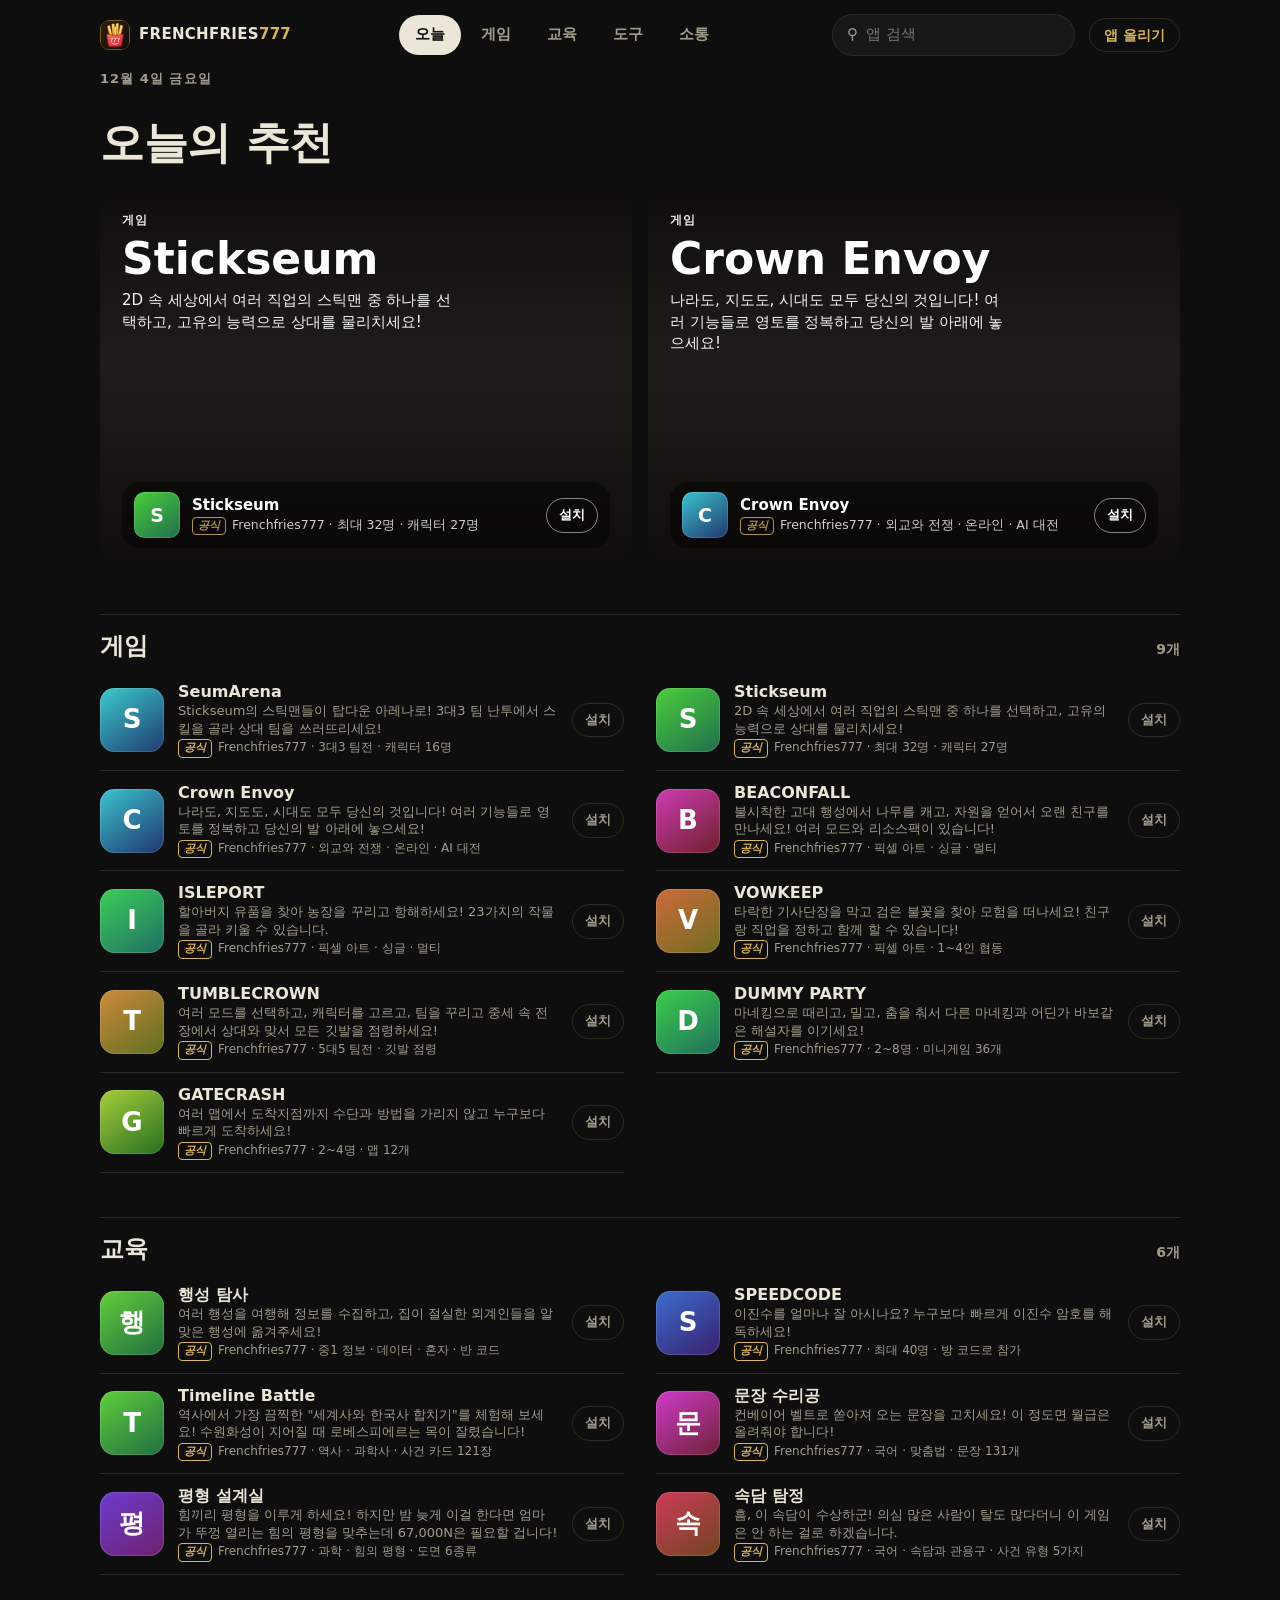
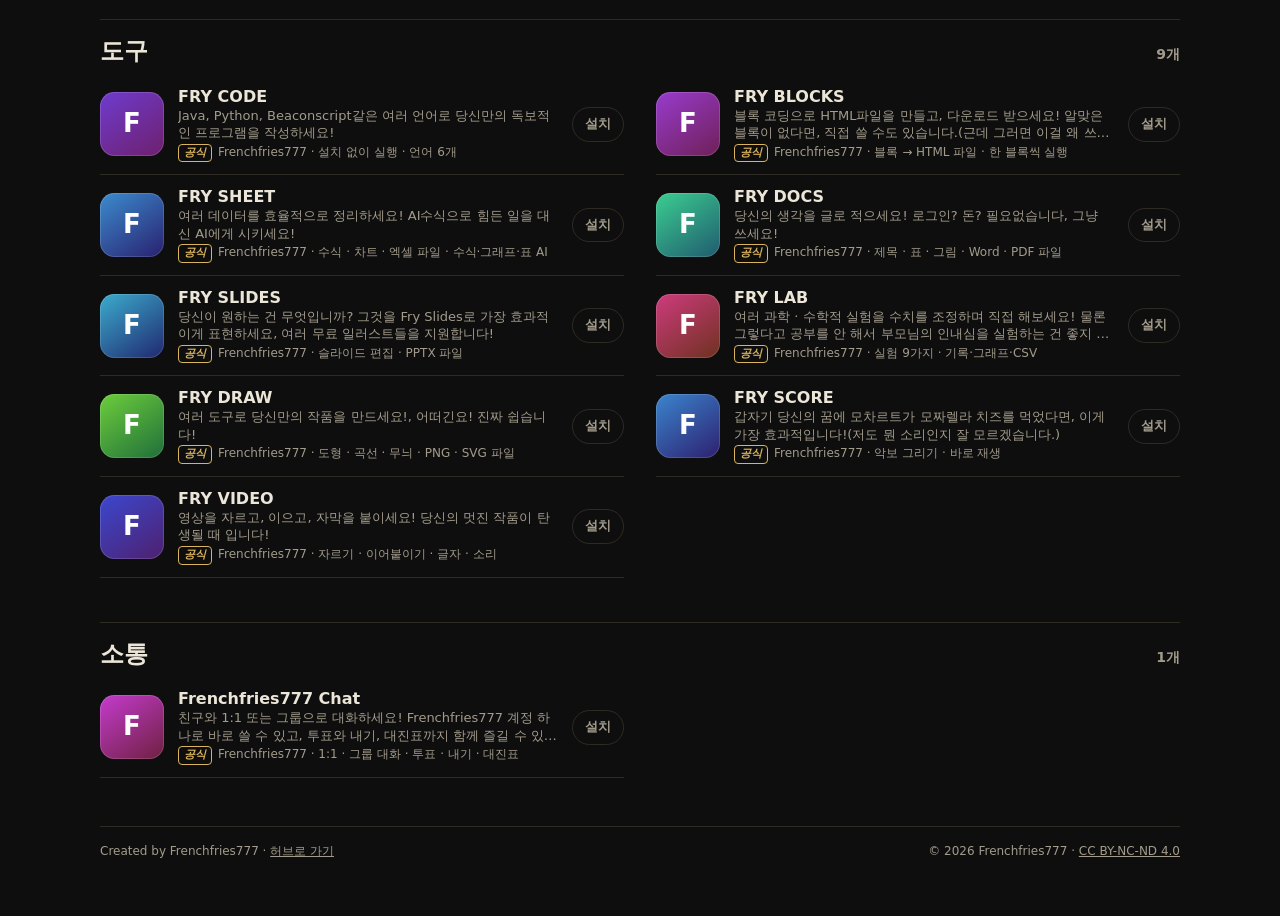
<file: app/index.html>
<!DOCTYPE html>
<html lang="ko">
<head>
<meta charset="UTF-8">
<meta name="viewport" content="width=device-width, initial-scale=1, viewport-fit=cover">
<meta name="copyright" content="© 2026 Frenchfries777. CC BY-NC-ND 4.0 (https://creativecommons.org/licenses/by-nc-nd/4.0/)">
<title>Frenchfries777 앱 스토어</title>
<meta name="description" content="Frenchfries777의 게임, 교육 앱, 도구를 한곳에서 열어 보세요. 설치 없이 브라우저에서 바로 해요.">
<link rel="canonical" href="https://apps.frenchfries777.com/">
<link rel="icon" href="favicon.svg" type="image/svg+xml">
<meta name="theme-color" content="#0e0e0e">
<link rel="manifest" href="manifest.webmanifest">
<link rel="apple-touch-icon" href="https://frenchfries777.com/apple-touch-icon.png">
<meta name="apple-mobile-web-app-capable" content="yes">
<meta name="mobile-web-app-capable" content="yes">
<meta name="apple-mobile-web-app-title" content="FF Apps">
<meta property="og:title" content="Frenchfries777 앱 스토어">
<meta property="og:description" content="게임, 교육 앱, 도구를 한곳에서. 설치 없이 바로 해요.">
<meta property="og:type" content="website">
<meta property="og:url" content="https://apps.frenchfries777.com/">
<meta property="og:site_name" content="Frenchfries777">
<meta property="og:locale" content="ko_KR">
<meta property="og:image" content="https://frenchfries777.com/games/og/notice.png">
<meta property="og:image:width" content="1200">
<meta property="og:image:height" content="630">
<meta name="twitter:card" content="summary_large_image">
<meta name="twitter:image" content="https://frenchfries777.com/games/og/notice.png">
<link rel="preconnect" href="https://frenchfries777.com">
<link rel="preload" href="https://frenchfries777.com/games/stickseum.webp" as="image">
<link rel="preload" href="https://frenchfries777.com/games/crown-envoy.webp" as="image">
<script src="theme.js?v=1"></script>
<link rel="stylesheet" href="store.css?v=7">
</head>
<body>
<div class="wrap">
  <header class="top">
    <a class="logo" href="./"><img src="favicon.svg" alt="" width="30" height="30"><span>FRENCHFRIES<b>777</b></span></a>
    <nav class="tabs" role="tablist" aria-label="분류" id="tabs">
      <button class="tab" role="tab" data-t="all" aria-selected="true">오늘</button>
      <button class="tab" role="tab" data-t="games" aria-selected="false">게임</button>
      <button class="tab" role="tab" data-t="educations" aria-selected="false">교육</button>
      <button class="tab" role="tab" data-t="tools" aria-selected="false">도구</button>
      <button class="tab" role="tab" data-t="social" aria-selected="false">소통</button>
    </nav>
    <label class="srch"><span aria-hidden="true">&#9906;</span><input id="q" type="search" placeholder="앱 검색" aria-label="앱 검색" autocomplete="off"></label>
    <a class="up" href="https://frenchfries777.com/store/submit/">앱 올리기</a>
    <button class="inst" id="inst" type="button" hidden>설치</button>
  </header>

  <main>
    <div class="date" id="date"></div>
    <h1 id="h1">오늘의 추천</h1>
    <section class="feat" id="feat" aria-label="추천"></section>
    <div id="body"></div>
    <noscript><p class="note">앱 목록을 보려면 자바스크립트가 필요해요.</p></noscript>
  </main>

  <footer class="foot">
    <span>Created by Frenchfries777 · <a href="https://frenchfries777.com/">허브로 가기</a></span>
    <span class="ff-copy">© 2026 Frenchfries777 · <a href="https://creativecommons.org/licenses/by-nc-nd/4.0/deed.ko" target="_blank" rel="noopener">CC BY-NC-ND 4.0</a></span>
  </footer>
</div>
<script src="store.js?v=16"></script>
</body>
</html>
</file>
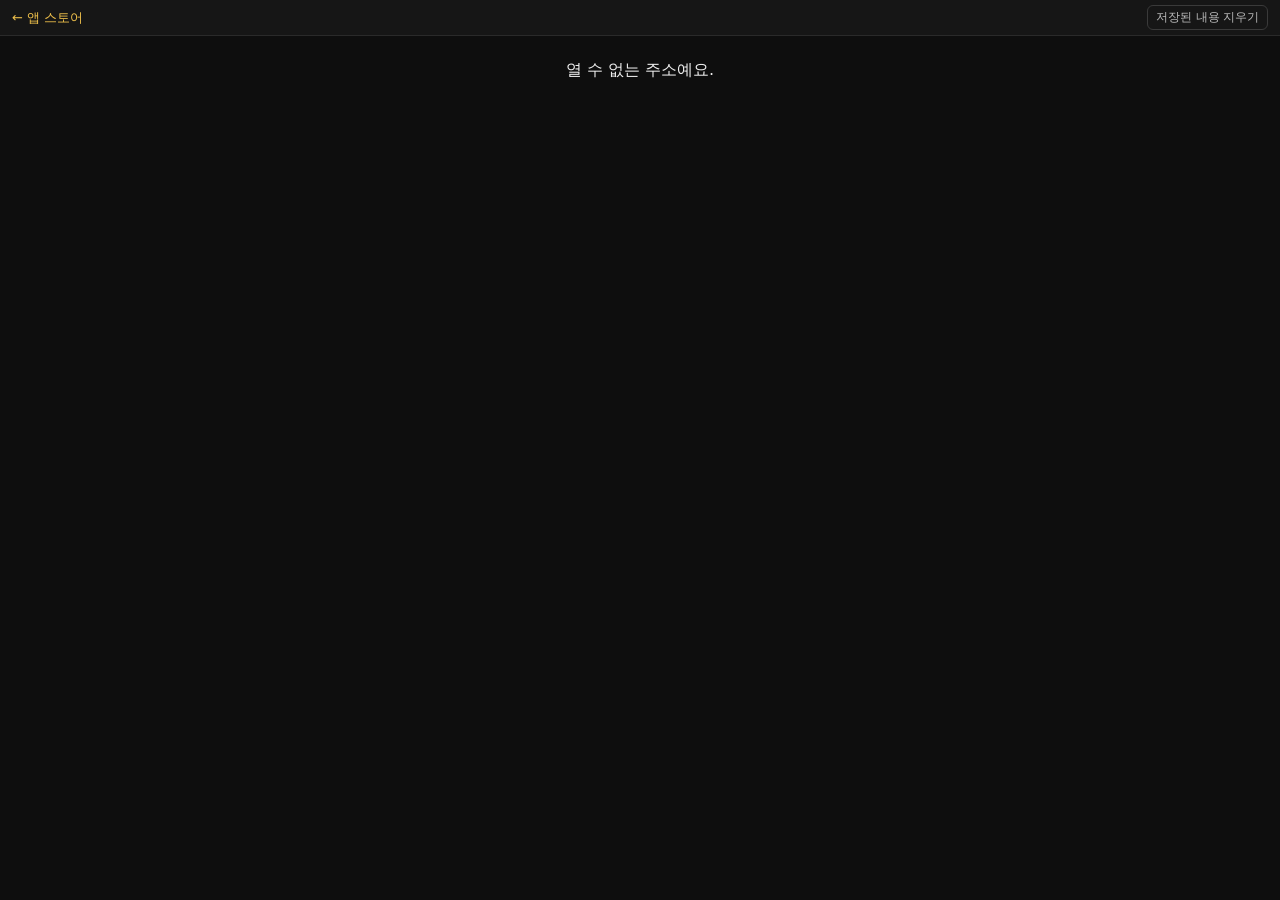
<file: app/run/index.html>
<!DOCTYPE html>
<html lang="ko">
<head>
<meta charset="UTF-8">
<meta name="viewport" content="width=device-width, initial-scale=1, viewport-fit=cover">
<meta name="robots" content="noindex">
<meta name="referrer" content="no-referrer">
<title>앱 실행 · Frenchfries777 앱 스토어</title>
<meta name="theme-color" content="#0e0e0e">
<link rel="icon" href="../favicon.svg" type="image/svg+xml">
<link rel="stylesheet" href="run.css?v=3">
</head>
<body>
<div class="bar"><a href="https://apps.frenchfries777.com/">← 앱 스토어</a><span class="sp"></span><span id="st"></span><button type="button" id="clr">저장된 내용 지우기</button></div>
<div id="err" hidden>열 수 없는 주소예요.</div>
<iframe id="fr" title="앱" allow="fullscreen; gamepad; autoplay" referrerpolicy="no-referrer" hidden></iframe>
<script src="run.js?v=1"></script>
</body>
</html>
</file>
<file: app/store.css>
/* 앱 스토어 첫 화면: 상단 탭 + 오늘의 추천 큰 카드 + 섹션별 앱 목록(아이콘·이름·소개·열기) */
:root{
  --bg:#0e0e0e; --panel:#171717; --panel2:#201e1a; --line:#2e2b25; --fg:#ece6d8; --dim:#a39c8c; --fry:#d9b45f; --fryfg:#1a1206; --btn:#26231d;
  --head:'Space Grotesk','Noto Sans KR',system-ui,sans-serif; --body:'Noto Sans KR',system-ui,-apple-system,'Segoe UI',sans-serif;
  color-scheme:dark;
}
html[data-st=light]{
  --bg:#f6f3ec; --panel:#ffffff; --panel2:#efe9da; --line:#e3ddcf; --fg:#1b1812; --dim:#6f6859; --fry:#a87a14; --fryfg:#fff; --btn:#efe9da; color-scheme:light}
html[data-sa=red]{--fry:#e0584b}
html[data-sa=blue]{--fry:#5aa2ff}
html[data-st=light][data-sa=red]{--fry:#c0392b}
html[data-st=light][data-sa=blue]{--fry:#1f6fd1}
html[data-st=light][data-sa=yellow]{--bg:#fbf3d0;--panel:#fffbe6;--panel2:#f5e9b0;--line:#e6d68a;--btn:#f5e9b0}
*{box-sizing:border-box}
html{-webkit-text-size-adjust:100%}
body{margin:0;background:var(--bg);color:var(--fg);font-family:var(--body);font-size:15px;line-height:1.45;
  padding-left:max(16px,env(safe-area-inset-left,0px));padding-right:max(16px,env(safe-area-inset-right,0px));
  padding-top:env(safe-area-inset-top,0px);padding-bottom:env(safe-area-inset-bottom,0px)}
.wrap{max-width:1080px;margin:0 auto;padding-bottom:56px}
a{color:inherit;text-decoration:none}
button,input{font:inherit;color:inherit}
button{cursor:pointer}
:focus-visible{outline:2px solid var(--fry);outline-offset:2px}

.top{display:flex;align-items:center;gap:14px;padding-block:14px;flex-wrap:wrap}
.logo{display:flex;align-items:center;gap:9px;font-family:var(--head);font-weight:700;letter-spacing:.02em}
.logo img{border-radius:9px}
.logo b{color:var(--fry)}
.tabs{display:flex;gap:4px;margin-inline:auto}
.tab{border:0;background:none;padding:9px 16px;border-radius:999px;color:var(--dim);font-weight:700;white-space:nowrap;flex:none}
.tab[aria-selected=true]{background:var(--fg);color:var(--bg)}
.srch{display:flex;align-items:center;gap:8px;background:var(--panel);border:1px solid var(--line);border-radius:999px;padding:0 14px;color:var(--dim);min-width:200px}
.srch input{flex:1;min-width:0;border:0;background:none;padding:9px 0;outline:0}
.srch:focus-within{border-color:var(--fry)}

h1{font-family:var(--head);font-size:clamp(30px,5vw,44px);margin:22px 0 4px;letter-spacing:-.01em}
.date{color:var(--dim);font-size:13px;font-weight:700;letter-spacing:.08em;text-transform:uppercase;min-height:1.45em}
.note{color:var(--dim);margin:12px 2px}

.feat{display:grid;grid-template-columns:1fr 1fr;gap:16px;margin-top:16px}
.feat:empty{display:none}
.fc{position:relative;overflow:hidden;border-radius:26px;min-height:380px;padding:22px;display:flex;flex-direction:column;justify-content:space-between;color:#fff;isolation:isolate;background:var(--panel2)}
.fc .bg{position:absolute;inset:0;z-index:-2;background-size:cover;background-position:center}
.fc:after{content:"";position:absolute;inset:0;z-index:-1;background:linear-gradient(180deg,rgba(0,0,0,.55) 0%,rgba(0,0,0,.05) 45%,rgba(0,0,0,.55) 100%)}
.fc .lab{font-size:12px;font-weight:700;letter-spacing:.12em;opacity:.9}
.fc h2{font-family:var(--head);font-size:clamp(30px,4.4vw,44px);line-height:1.05;margin:6px 0 8px;text-wrap:balance}
.fc p{margin:0;max-width:36ch;opacity:.95;display:-webkit-box;-webkit-line-clamp:3;-webkit-box-orient:vertical;overflow:hidden}
.fc .bar{display:flex;align-items:center;gap:12px;background:rgba(0,0,0,.42);backdrop-filter:blur(8px);border-radius:18px;padding:10px 12px}
.fc .bar .ic{width:46px;height:46px;font-size:19px}
.fc .bar div{flex:1;min-width:0}
.fc .bar b{display:block;line-height:1.2;overflow:hidden;text-overflow:ellipsis;white-space:nowrap}
.fc .bar small{opacity:.8}
.fc .open{background:#fff;color:#111}

.sec{margin-top:44px}
.sh{display:flex;align-items:baseline;justify-content:space-between;border-top:1px solid var(--line);padding-top:14px;margin-bottom:6px}
.sh h3{font-family:var(--head);font-size:24px;margin:0}
.sh span{color:var(--dim);font-size:14px;font-weight:700}
.list{display:grid;grid-template-columns:1fr 1fr;column-gap:32px}
.row{display:flex;align-items:center;gap:14px;padding:12px 0;border-bottom:1px solid var(--line);min-width:0}
.ic{flex:none;width:64px;height:64px;border-radius:22.5%;display:grid;place-items:center;font-family:var(--head);font-weight:700;font-size:26px;color:#fff;overflow:hidden;
  background:linear-gradient(145deg,var(--a,#555),var(--b,#222));box-shadow:inset 0 0 0 1px rgba(255,255,255,.14)}
.ic img{width:100%;height:100%;object-fit:cover;display:block}
.row .t{flex:1;min-width:0}
.row .t b{display:block;font-size:16px;line-height:1.25;overflow:hidden;text-overflow:ellipsis;white-space:nowrap}
.row .t span{display:-webkit-box;-webkit-line-clamp:2;-webkit-box-orient:vertical;overflow:hidden;color:var(--dim);font-size:13px;line-height:1.35}
.row .t em{display:block;font-style:normal;font-size:12px;color:var(--dim);margin-top:2px;overflow:hidden;text-overflow:ellipsis;white-space:nowrap}
.official{display:inline-block;font-size:11px;font-weight:700;color:var(--fry);border:1px solid var(--fry);border-radius:4px;padding:0 5px;margin-right:6px;line-height:1.5}
.open{flex:none;background:var(--btn);color:var(--fry);font-weight:900;padding:7px 18px;border-radius:999px;font-size:14px}
.row:hover .open,.fc:hover .open{background:var(--fry);color:var(--fryfg)}
.get{flex:none;color:var(--dim);font-weight:700;padding:7px 12px;border-radius:999px;font-size:13px;border:1px solid var(--line);cursor:pointer}
.get:hover{color:var(--fry);border-color:var(--fry)}
.fc .get{color:#fff;border-color:rgba(255,255,255,.5)}
.inst{flex:none;background:var(--fry);color:var(--fryfg);font-weight:900;padding:7px 16px;border-radius:999px;font-size:14px;border:0;cursor:pointer}
.inst[hidden]{display:none}
.up{flex:none;border:1px solid var(--line);color:var(--fry);font-weight:800;padding:6px 14px;border-radius:999px;font-size:14px}
.up:hover{border-color:var(--fry)}
.official.comm{color:var(--dim);border-color:var(--dim)}

main{min-height:80vh}
.foot{margin-top:48px;padding-top:16px;border-top:1px solid var(--line);color:var(--dim);font-size:12px;display:flex;gap:10px;flex-wrap:wrap;justify-content:space-between}
.foot a{text-decoration:underline}

@media (max-width:760px){
  .feat{grid-template-columns:1fr}
  .fc{min-height:330px}
  .fc .bar{backdrop-filter:none;background:rgba(0,0,0,.6)}
  .list{grid-template-columns:1fr}
  .tabs{order:3;margin-inline:0;width:100%;overflow-x:auto;scrollbar-width:none}
  .tabs::-webkit-scrollbar{display:none}
  .srch{margin-left:auto;min-width:0;flex:1}
  .logo span{display:none}
}
@media (max-width:380px){.tab{padding:9px 12px}}
/* 손가락으로 누르는 화면: 입력칸 글자 16px(아이폰이 확대하지 않게), 누르는 칸은 40px 이상 */
@media (pointer:coarse){
  .srch input{font-size:16px;padding:11px 0}
  .up{display:inline-flex;align-items:center;min-height:40px}
  .logo{padding:5px;margin:-5px}
  .foot a{display:inline-block;padding:10px 0}
}
@media (prefers-reduced-motion:reduce){*{transition:none!important}}
</file>
<file: app/run/run.css>
html,body{margin:0;height:100%;background:#0e0e0e;color:#eee;font-family:system-ui,-apple-system,"Apple SD Gothic Neo","Noto Sans KR",sans-serif}
.bar{position:fixed;top:0;left:0;right:0;height:calc(36px + env(safe-area-inset-top,0px));display:flex;align-items:center;gap:10px;padding:env(safe-area-inset-top,0px) max(12px,env(safe-area-inset-right,0px)) 0 max(12px,env(safe-area-inset-left,0px));background:#161616;border-bottom:1px solid #2a2a2a;font-size:13px;z-index:2;box-sizing:border-box}
.bar a{color:#f0c14b;text-decoration:none}
.bar .sp{flex:1}
.bar #st{color:#888;font-size:12px}
.bar button{background:none;border:1px solid #3a3a3a;color:#bbb;border-radius:6px;font-size:12px;padding:3px 8px;cursor:pointer}
#fr{position:fixed;top:calc(36px + env(safe-area-inset-top,0px));left:env(safe-area-inset-left,0px);right:env(safe-area-inset-right,0px);bottom:env(safe-area-inset-bottom,0px);width:auto;height:auto;border:0;background:#fff}
#err{padding:60px 20px;text-align:center}
@media (pointer:coarse){.bar a{padding:10px 6px;margin:-10px -6px}.bar button{padding:8px 12px;font-size:13px}}
</file>
